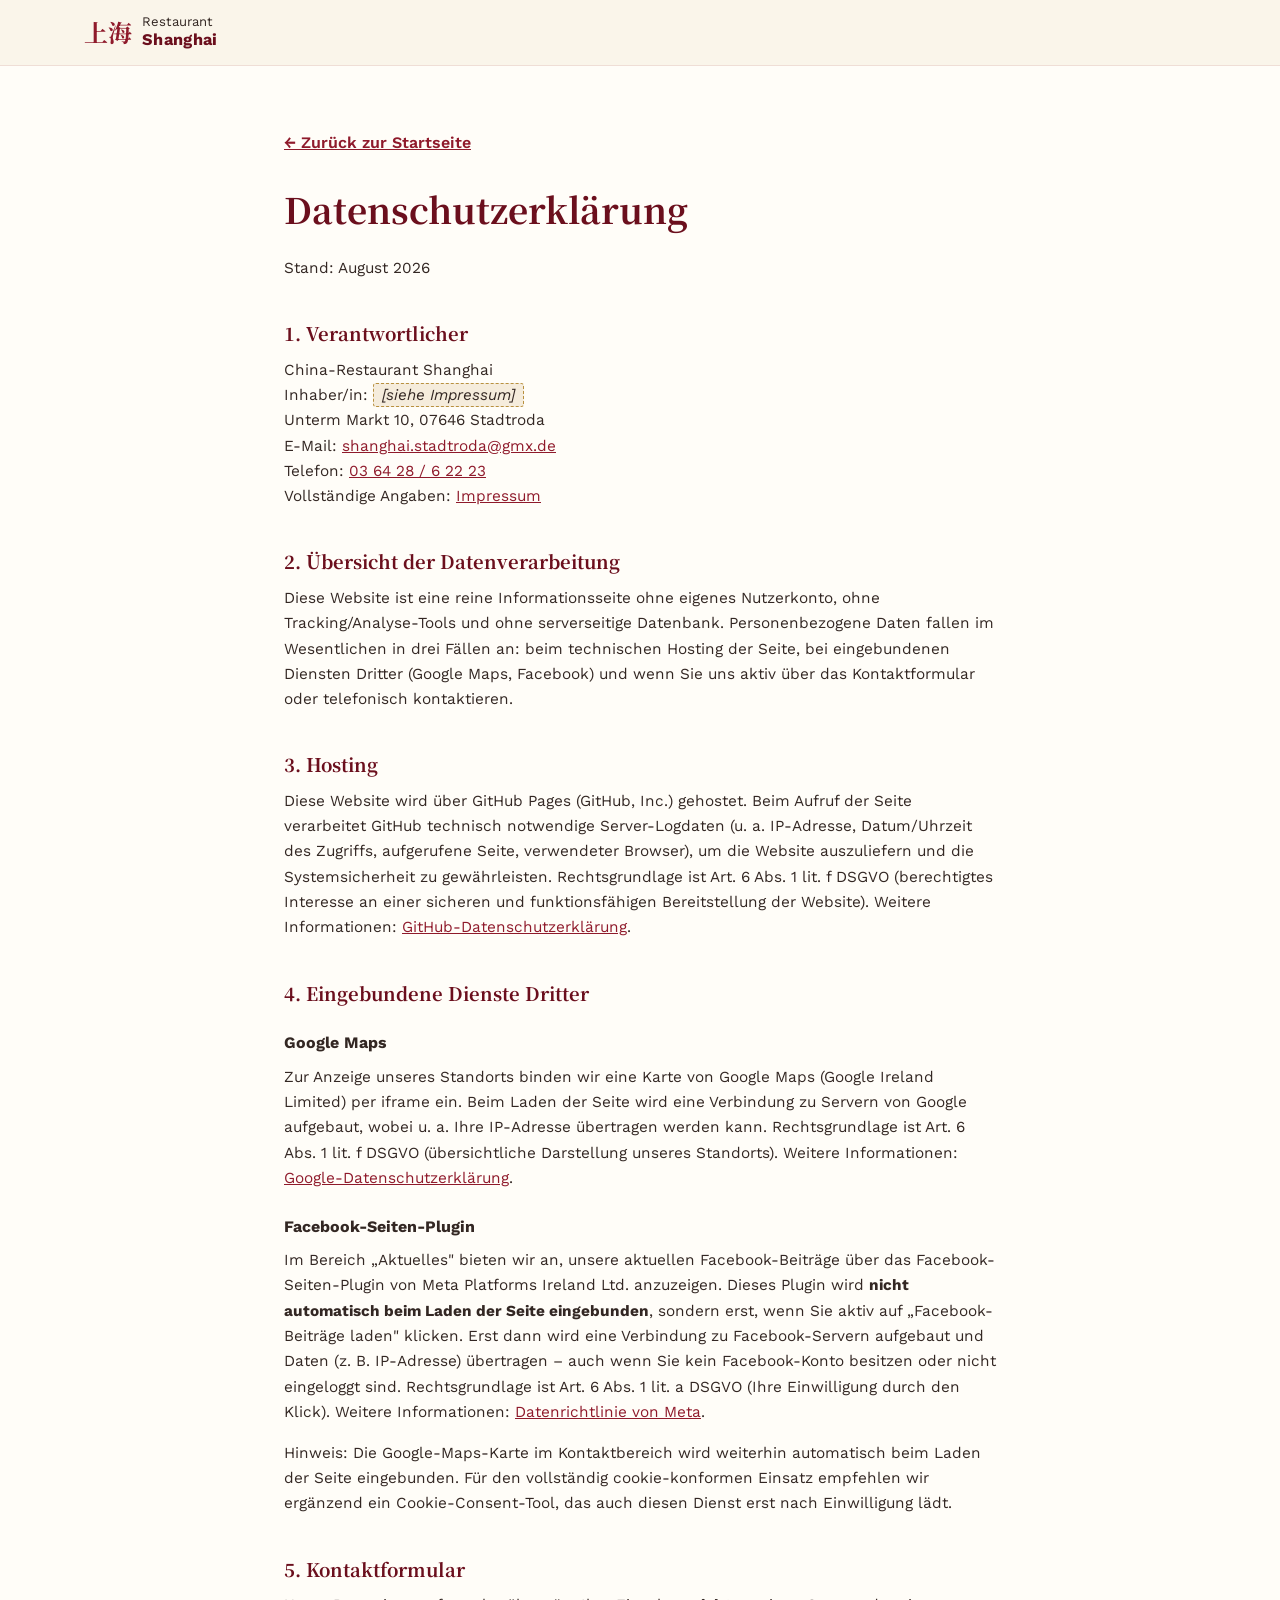
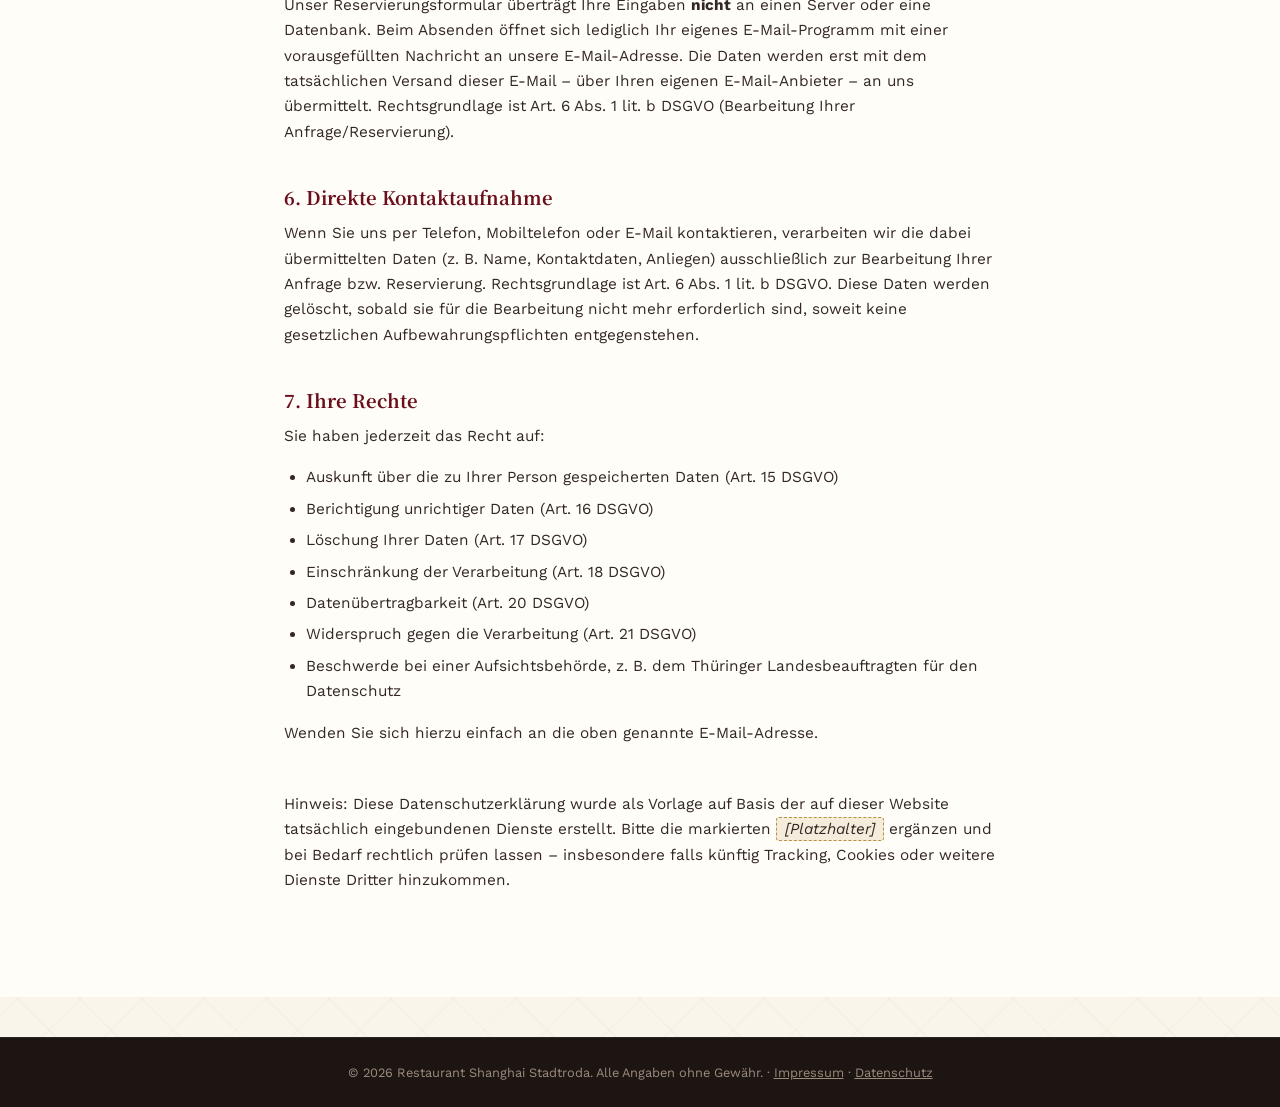
<file: datenschutz.html>
<!DOCTYPE html>
<html lang="de">
<head>
<meta charset="UTF-8">
<meta name="viewport" content="width=device-width, initial-scale=1.0">
<title>Datenschutzerklärung | Restaurant Shanghai Stadtroda</title>
<meta name="robots" content="noindex">
<link rel="icon" href="assets/favicon.svg" type="image/svg+xml">
<link rel="preconnect" href="https://fonts.googleapis.com">
<link rel="preconnect" href="https://fonts.gstatic.com" crossorigin>
<link href="https://fonts.googleapis.com/css2?family=Noto+Serif+SC:wght@600;700&family=Work+Sans:wght@300;400;500;600;700&display=swap" rel="stylesheet">
<link rel="stylesheet" href="style.css">
<style>
  .legal{background:var(--paper);}
  .legal .section-inner{max-width:760px;padding-top:64px;}
  .legal h1{font-size:2.2rem;}
  .legal h2{font-size:1.15rem;margin-top:2em;}
  .legal h3{font-size:1rem;margin-top:1.4em;color:var(--text);font-family:var(--font-body);font-weight:700;}
  .legal p, .legal li{color:var(--text);font-size:.96rem;}
  .legal ul{list-style:disc;padding-left:1.4em;margin-bottom:1em;}
  .legal li{margin-bottom:.4em;}
  .legal a{color:var(--red);text-decoration:underline;}
  .legal .placeholder{background:rgba(184,144,63,.15);border:1px dashed var(--gold);padding:2px 8px;border-radius:3px;font-style:italic;}
  .back-link{display:inline-flex;align-items:center;gap:8px;margin-bottom:24px;font-weight:600;color:var(--red);}
</style>
</head>
<body>

<header class="site-header">
  <div class="nav-wrap">
    <a href="index.html" class="logo">
      <span class="logo-cn">上海</span>
      <span class="logo-text">Restaurant<br><strong>Shanghai</strong></span>
    </a>
  </div>
</header>

<main>
  <section class="legal">
    <div class="section-inner">
      <a href="index.html" class="back-link">← Zurück zur Startseite</a>
      <h1>Datenschutzerklärung</h1>
      <p class="muted small">Stand: August 2026</p>

      <h2>1. Verantwortlicher</h2>
      <p>
        China-Restaurant Shanghai<br>
        Inhaber/in: <span class="placeholder">[siehe Impressum]</span><br>
        Unterm Markt 10, 07646 Stadtroda<br>
        E-Mail: <a href="mailto:shanghai.stadtroda@gmx.de">shanghai.stadtroda@gmx.de</a><br>
        Telefon: <a href="tel:+493642862223">03 64 28 / 6 22 23</a><br>
        Vollständige Angaben: <a href="impressum.html">Impressum</a>
      </p>

      <h2>2. Übersicht der Datenverarbeitung</h2>
      <p>
        Diese Website ist eine reine Informationsseite ohne eigenes Nutzerkonto, ohne Tracking/Analyse-Tools und
        ohne serverseitige Datenbank. Personenbezogene Daten fallen im Wesentlichen in drei Fällen an:
        beim technischen Hosting der Seite, bei eingebundenen Diensten Dritter (Google Maps, Facebook) und wenn
        Sie uns aktiv über das Kontaktformular oder telefonisch kontaktieren.
      </p>

      <h2>3. Hosting</h2>
      <p>
        Diese Website wird über GitHub Pages (GitHub, Inc.) gehostet. Beim Aufruf der Seite verarbeitet GitHub
        technisch notwendige Server-Logdaten (u. a. IP-Adresse, Datum/Uhrzeit des Zugriffs, aufgerufene Seite,
        verwendeter Browser), um die Website auszuliefern und die Systemsicherheit zu gewährleisten. Rechtsgrundlage
        ist Art. 6 Abs. 1 lit. f DSGVO (berechtigtes Interesse an einer sicheren und funktionsfähigen
        Bereitstellung der Website). Weitere Informationen:
        <a href="https://docs.github.com/site-policy/privacy-policies/github-privacy-statement" target="_blank" rel="noopener">GitHub-Datenschutzerklärung</a>.
      </p>

      <h2>4. Eingebundene Dienste Dritter</h2>

      <h3>Google Maps</h3>
      <p>
        Zur Anzeige unseres Standorts binden wir eine Karte von Google Maps (Google Ireland Limited) per iframe
        ein. Beim Laden der Seite wird eine Verbindung zu Servern von Google aufgebaut, wobei u. a. Ihre
        IP-Adresse übertragen werden kann. Rechtsgrundlage ist Art. 6 Abs. 1 lit. f DSGVO (übersichtliche
        Darstellung unseres Standorts). Weitere Informationen:
        <a href="https://policies.google.com/privacy" target="_blank" rel="noopener">Google-Datenschutzerklärung</a>.
      </p>

      <h3>Facebook-Seiten-Plugin</h3>
      <p>
        Im Bereich „Aktuelles" bieten wir an, unsere aktuellen Facebook-Beiträge über das Facebook-Seiten-Plugin
        von Meta Platforms Ireland Ltd. anzuzeigen. Dieses Plugin wird <strong>nicht automatisch beim Laden der
        Seite eingebunden</strong>, sondern erst, wenn Sie aktiv auf „Facebook-Beiträge laden" klicken. Erst dann
        wird eine Verbindung zu Facebook-Servern aufgebaut und Daten (z. B. IP-Adresse) übertragen – auch wenn Sie
        kein Facebook-Konto besitzen oder nicht eingeloggt sind. Rechtsgrundlage ist Art. 6 Abs. 1 lit. a DSGVO
        (Ihre Einwilligung durch den Klick). Weitere Informationen:
        <a href="https://www.facebook.com/privacy/policy/" target="_blank" rel="noopener">Datenrichtlinie von Meta</a>.
      </p>
      <p class="muted small">
        Hinweis: Die Google-Maps-Karte im Kontaktbereich wird weiterhin automatisch beim Laden der Seite
        eingebunden. Für den vollständig cookie-konformen Einsatz empfehlen wir ergänzend ein
        Cookie-Consent-Tool, das auch diesen Dienst erst nach Einwilligung lädt.
      </p>

      <h2>5. Kontaktformular</h2>
      <p>
        Unser Reservierungsformular überträgt Ihre Eingaben <strong>nicht</strong> an einen Server oder eine
        Datenbank. Beim Absenden öffnet sich lediglich Ihr eigenes E-Mail-Programm mit einer vorausgefüllten
        Nachricht an unsere E-Mail-Adresse. Die Daten werden erst mit dem tatsächlichen Versand dieser E-Mail –
        über Ihren eigenen E-Mail-Anbieter – an uns übermittelt. Rechtsgrundlage ist Art. 6 Abs. 1 lit. b DSGVO
        (Bearbeitung Ihrer Anfrage/Reservierung).
      </p>

      <h2>6. Direkte Kontaktaufnahme</h2>
      <p>
        Wenn Sie uns per Telefon, Mobiltelefon oder E-Mail kontaktieren, verarbeiten wir die dabei übermittelten
        Daten (z. B. Name, Kontaktdaten, Anliegen) ausschließlich zur Bearbeitung Ihrer Anfrage bzw. Reservierung.
        Rechtsgrundlage ist Art. 6 Abs. 1 lit. b DSGVO. Diese Daten werden gelöscht, sobald sie für die
        Bearbeitung nicht mehr erforderlich sind, soweit keine gesetzlichen Aufbewahrungspflichten entgegenstehen.
      </p>

      <h2>7. Ihre Rechte</h2>
      <p>Sie haben jederzeit das Recht auf:</p>
      <ul>
        <li>Auskunft über die zu Ihrer Person gespeicherten Daten (Art. 15 DSGVO)</li>
        <li>Berichtigung unrichtiger Daten (Art. 16 DSGVO)</li>
        <li>Löschung Ihrer Daten (Art. 17 DSGVO)</li>
        <li>Einschränkung der Verarbeitung (Art. 18 DSGVO)</li>
        <li>Datenübertragbarkeit (Art. 20 DSGVO)</li>
        <li>Widerspruch gegen die Verarbeitung (Art. 21 DSGVO)</li>
        <li>Beschwerde bei einer Aufsichtsbehörde, z. B. dem Thüringer Landesbeauftragten für den Datenschutz</li>
      </ul>
      <p>Wenden Sie sich hierzu einfach an die oben genannte E-Mail-Adresse.</p>

      <p class="muted small" style="margin-top:3em;">
        Hinweis: Diese Datenschutzerklärung wurde als Vorlage auf Basis der auf dieser Website tatsächlich
        eingebundenen Dienste erstellt. Bitte die markierten
        <span class="placeholder">[Platzhalter]</span> ergänzen und bei Bedarf rechtlich prüfen lassen –
        insbesondere falls künftig Tracking, Cookies oder weitere Dienste Dritter hinzukommen.
      </p>
    </div>
  </section>
</main>

<footer class="site-footer">
  <div class="footer-bottom">
    &copy; <span id="year"></span> Restaurant Shanghai Stadtroda. Alle Angaben ohne Gewähr.
    · <a href="impressum.html" style="color:inherit;text-decoration:underline;">Impressum</a>
    · <a href="datenschutz.html" style="color:inherit;text-decoration:underline;">Datenschutz</a>
  </div>
</footer>

<script>document.getElementById('year').textContent = new Date().getFullYear();</script>
</body>
</html>
</file>
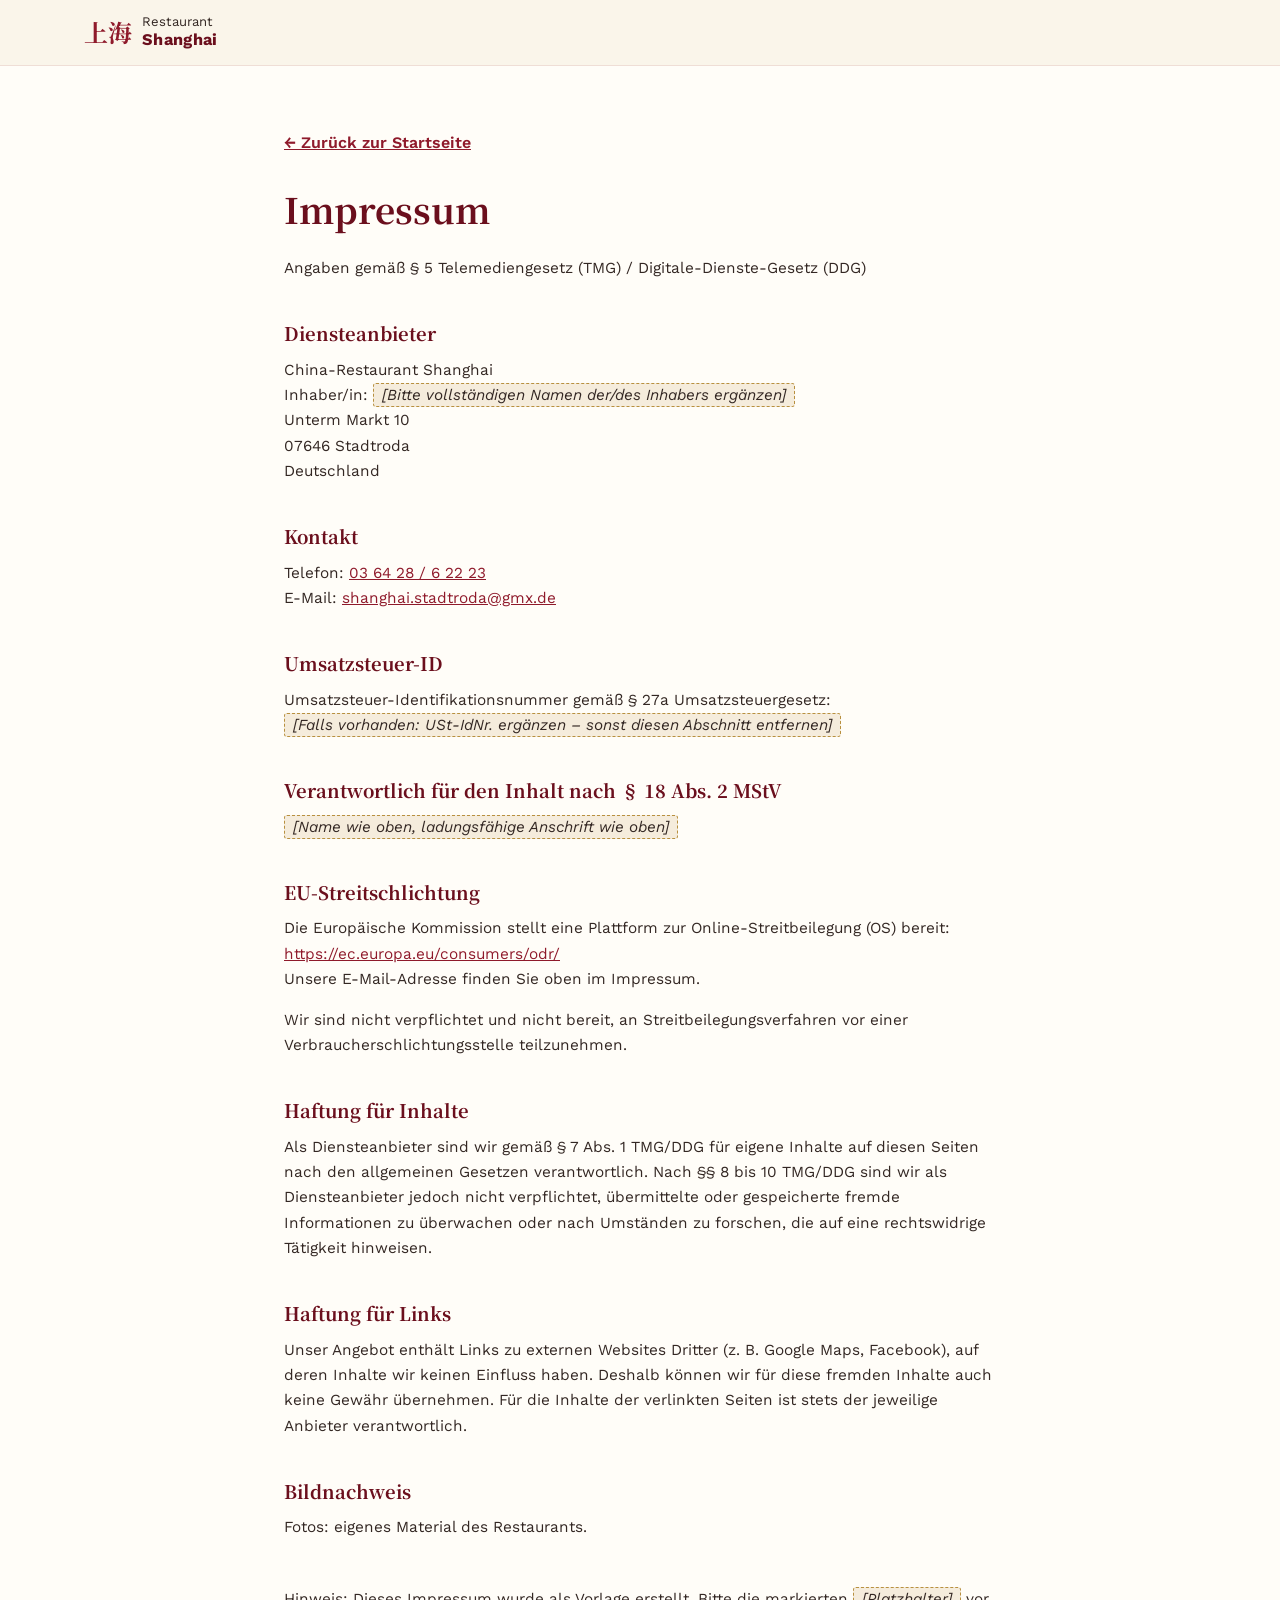
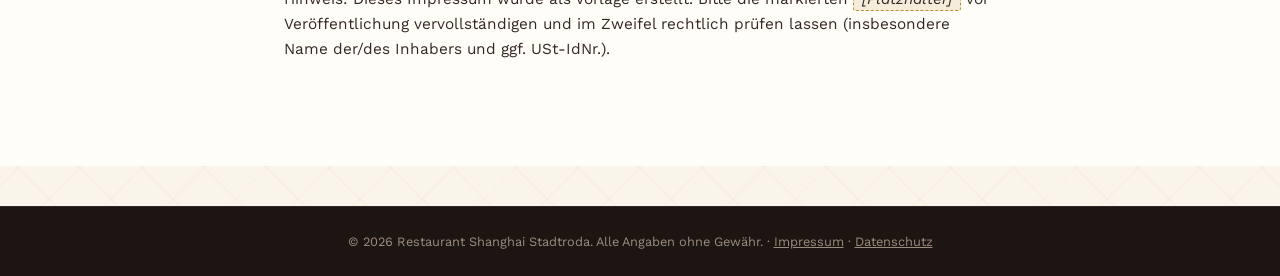
<file: impressum.html>
<!DOCTYPE html>
<html lang="de">
<head>
<meta charset="UTF-8">
<meta name="viewport" content="width=device-width, initial-scale=1.0">
<title>Impressum | Restaurant Shanghai Stadtroda</title>
<meta name="robots" content="noindex">
<link rel="icon" href="assets/favicon.svg" type="image/svg+xml">
<link rel="preconnect" href="https://fonts.googleapis.com">
<link rel="preconnect" href="https://fonts.gstatic.com" crossorigin>
<link href="https://fonts.googleapis.com/css2?family=Noto+Serif+SC:wght@600;700&family=Work+Sans:wght@300;400;500;600;700&display=swap" rel="stylesheet">
<link rel="stylesheet" href="style.css">
<style>
  .legal{background:var(--paper);}
  .legal .section-inner{max-width:760px;padding-top:64px;}
  .legal h1{font-size:2.2rem;}
  .legal h2{font-size:1.15rem;margin-top:2em;}
  .legal p, .legal li{color:var(--text);font-size:.96rem;}
  .legal ul{list-style:disc;padding-left:1.4em;margin-bottom:1em;}
  .legal li{margin-bottom:.4em;}
  .legal a{color:var(--red);text-decoration:underline;}
  .legal .placeholder{background:rgba(184,144,63,.15);border:1px dashed var(--gold);padding:2px 8px;border-radius:3px;font-style:italic;}
  .back-link{display:inline-flex;align-items:center;gap:8px;margin-bottom:24px;font-weight:600;color:var(--red);}
</style>
</head>
<body>

<header class="site-header">
  <div class="nav-wrap">
    <a href="index.html" class="logo">
      <span class="logo-cn">上海</span>
      <span class="logo-text">Restaurant<br><strong>Shanghai</strong></span>
    </a>
  </div>
</header>

<main>
  <section class="legal">
    <div class="section-inner">
      <a href="index.html" class="back-link">← Zurück zur Startseite</a>
      <h1>Impressum</h1>
      <p class="muted small">Angaben gemäß § 5 Telemediengesetz (TMG) / Digitale-Dienste-Gesetz (DDG)</p>

      <h2>Diensteanbieter</h2>
      <p>
        China-Restaurant Shanghai<br>
        Inhaber/in: <span class="placeholder">[Bitte vollständigen Namen der/des Inhabers ergänzen]</span><br>
        Unterm Markt 10<br>
        07646 Stadtroda<br>
        Deutschland
      </p>

      <h2>Kontakt</h2>
      <p>
        Telefon: <a href="tel:+493642862223">03 64 28 / 6 22 23</a><br>
        E-Mail: <a href="mailto:shanghai.stadtroda@gmx.de">shanghai.stadtroda@gmx.de</a>
      </p>

      <h2>Umsatzsteuer-ID</h2>
      <p>
        Umsatzsteuer-Identifikationsnummer gemäß § 27a Umsatzsteuergesetz:<br>
        <span class="placeholder">[Falls vorhanden: USt-IdNr. ergänzen – sonst diesen Abschnitt entfernen]</span>
      </p>

      <h2>Verantwortlich für den Inhalt nach § 18 Abs. 2 MStV</h2>
      <p><span class="placeholder">[Name wie oben, ladungsfähige Anschrift wie oben]</span></p>

      <h2>EU-Streitschlichtung</h2>
      <p>
        Die Europäische Kommission stellt eine Plattform zur Online-Streitbeilegung (OS) bereit:
        <a href="https://ec.europa.eu/consumers/odr/" target="_blank" rel="noopener">https://ec.europa.eu/consumers/odr/</a><br>
        Unsere E-Mail-Adresse finden Sie oben im Impressum.
      </p>
      <p>
        Wir sind nicht verpflichtet und nicht bereit, an Streitbeilegungsverfahren vor einer
        Verbraucherschlichtungsstelle teilzunehmen.
      </p>

      <h2>Haftung für Inhalte</h2>
      <p>
        Als Diensteanbieter sind wir gemäß § 7 Abs. 1 TMG/DDG für eigene Inhalte auf diesen Seiten nach den
        allgemeinen Gesetzen verantwortlich. Nach §§ 8 bis 10 TMG/DDG sind wir als Diensteanbieter jedoch nicht
        verpflichtet, übermittelte oder gespeicherte fremde Informationen zu überwachen oder nach Umständen zu
        forschen, die auf eine rechtswidrige Tätigkeit hinweisen.
      </p>

      <h2>Haftung für Links</h2>
      <p>
        Unser Angebot enthält Links zu externen Websites Dritter (z. B. Google Maps, Facebook), auf deren Inhalte
        wir keinen Einfluss haben. Deshalb können wir für diese fremden Inhalte auch keine Gewähr übernehmen. Für
        die Inhalte der verlinkten Seiten ist stets der jeweilige Anbieter verantwortlich.
      </p>

      <h2>Bildnachweis</h2>
      <p>Fotos: eigenes Material des Restaurants.</p>

      <p class="muted small" style="margin-top:3em;">
        Hinweis: Dieses Impressum wurde als Vorlage erstellt. Bitte die markierten
        <span class="placeholder">[Platzhalter]</span> vor Veröffentlichung vervollständigen und im Zweifel
        rechtlich prüfen lassen (insbesondere Name der/des Inhabers und ggf. USt-IdNr.).
      </p>
    </div>
  </section>
</main>

<footer class="site-footer">
  <div class="footer-bottom">
    &copy; <span id="year"></span> Restaurant Shanghai Stadtroda. Alle Angaben ohne Gewähr.
    · <a href="impressum.html" style="color:inherit;text-decoration:underline;">Impressum</a>
    · <a href="datenschutz.html" style="color:inherit;text-decoration:underline;">Datenschutz</a>
  </div>
</footer>

<script>document.getElementById('year').textContent = new Date().getFullYear();</script>
</body>
</html>
</file>
<file: style.css>
:root{
  --red:#8f1a2b;
  --red-dark:#6b0f1d;
  --red-bright:#a3182b;
  --ink:#1c1512;
  --gold:#b8903f;
  --gold-light:#e3c179;
  --cream:#faf5ea;
  --paper:#fffdf8;
  --charcoal:#211a17;
  --text:#332723;
  --muted:#7d6f66;
  --radius:4px;
  --radius-lg:2px;
  --shadow:0 18px 40px -12px rgba(28,16,12,.28);
  --shadow-sm:0 6px 18px -6px rgba(28,16,12,.2);
  --font-head:'Noto Serif SC', serif;
  --font-body:'Work Sans', sans-serif;
}

*,*::before,*::after{box-sizing:border-box;}
html{scroll-behavior:smooth;}
body{
  margin:0;
  font-family:var(--font-body);
  color:var(--text);
  background-color:var(--cream);
  background-image:
    repeating-linear-gradient(45deg, rgba(143,26,43,.025) 0 2px, transparent 2px 44px),
    repeating-linear-gradient(-45deg, rgba(143,26,43,.02) 0 2px, transparent 2px 44px);
  line-height:1.65;
  overflow-x:hidden;
}
img{max-width:100%;display:block;}
a{color:inherit;text-decoration:none;}
h1,h2,h3,h4{font-family:var(--font-head);margin:0 0 .5em;color:var(--red-dark);font-weight:700;}
p{margin:0 0 1em;}
ul{list-style:none;margin:0;padding:0;}
.section-inner{max-width:1160px;margin:0 auto;padding:88px 24px;}
.center{text-align:center;margin-left:auto;margin-right:auto;}
.muted{color:var(--muted);}
.small{font-size:.85rem;}
svg.i{width:1em;height:1em;fill:currentColor;flex:none;}

.eyebrow{
  display:inline-flex;align-items:center;gap:10px;
  font-size:.76rem;
  letter-spacing:.22em;
  text-transform:uppercase;
  color:var(--gold);
  font-weight:600;
  margin-bottom:14px;
}
.eyebrow::before{content:"";width:22px;height:1px;background:var(--gold);}
.eyebrow.center{display:flex;justify-content:center;width:100%;}

/* Buttons */
.btn{
  display:inline-flex;align-items:center;gap:9px;justify-content:center;
  padding:14px 26px;
  border-radius:var(--radius);
  font-weight:600;
  font-size:.92rem;
  letter-spacing:.01em;
  border:1.5px solid transparent;
  transition:transform .2s ease, box-shadow .2s ease, background .2s ease, color .2s ease, border-color .2s ease;
  cursor:pointer;
}
.btn .i{font-size:1.05em;}
.btn-primary{background:var(--red);color:#fff;box-shadow:0 1px 0 rgba(255,255,255,.15) inset;}
.btn-primary:hover{background:var(--red-dark);transform:translateY(-2px);box-shadow:var(--shadow-sm);}
.btn-outline{border-color:var(--red);color:var(--red);background:transparent;}
.btn-outline:hover{background:var(--red);color:#fff;}
.btn-ghost{border-color:rgba(255,255,255,.55);color:#fff;background:rgba(255,255,255,.06);}
.btn-ghost:hover{background:#fff;color:var(--red-dark);border-color:#fff;}
.btn.full{display:flex;width:100%;margin-top:10px;}

/* Top bar */
.top-bar{background:var(--ink);color:#e7d9c8;font-size:.8rem;border-bottom:1px solid rgba(227,193,121,.15);}
.top-bar-inner{
  max-width:1160px;margin:0 auto;padding:9px 24px;
  display:flex;gap:26px;flex-wrap:wrap;align-items:center;justify-content:space-between;
}
.top-bar-item{display:inline-flex;align-items:center;gap:7px;opacity:.9;transition:opacity .2s;}
a.top-bar-item:hover{opacity:1;color:var(--gold-light);}
.status-item{font-weight:600;}
.status-item.open{color:#8fd39f;}
.status-item.closed{color:#e79797;}

/* Header */
.site-header{
  position:sticky;top:0;z-index:100;
  background:rgba(250,245,234,.94);
  backdrop-filter:blur(8px);
  border-bottom:1px solid rgba(143,26,43,.1);
  transition:box-shadow .3s ease, padding .3s ease;
}
.site-header.scrolled{box-shadow:0 4px 24px rgba(28,16,12,.12);}
.nav-wrap{
  max-width:1160px;margin:0 auto;padding:14px 24px;
  display:flex;align-items:center;gap:20px;
}
.logo{display:flex;align-items:center;gap:10px;margin-right:auto;}
.logo-cn{
  font-family:var(--font-head);font-weight:700;font-size:1.5rem;color:var(--red);
  line-height:1;
}
.logo-text{font-size:.82rem;line-height:1.25;color:var(--text);}
.logo-text strong{color:var(--red-dark);font-size:1.02rem;letter-spacing:.02em;}

.main-nav{display:flex;gap:20px;}
.nav-link{
  font-weight:500;font-size:.86rem;color:var(--text);position:relative;padding:6px 0;
  white-space:nowrap;
}
.nav-link::after{
  content:"";position:absolute;left:0;bottom:0;height:2px;width:0;background:var(--gold);
  transition:width .25s ease;
}
.nav-link:hover::after,.nav-link.active::after{width:100%;}
.nav-link.active{color:var(--red-dark);}
.nav-cta{white-space:nowrap;padding:10px 20px;font-size:.86rem;}

.hamburger{
  display:none;flex-direction:column;justify-content:center;gap:5px;
  width:36px;height:36px;background:none;border:none;cursor:pointer;padding:0;
}
.hamburger span{display:block;height:2px;background:var(--red-dark);border-radius:2px;transition:.3s;}
.hamburger.open span:nth-child(1){transform:translateY(7px) rotate(45deg);}
.hamburger.open span:nth-child(2){opacity:0;}
.hamburger.open span:nth-child(3){transform:translateY(-7px) rotate(-45deg);}

/* Hero */
.hero{
  position:relative;min-height:92vh;display:flex;align-items:center;
  background:var(--ink);
  color:#fff;overflow:hidden;
}
.hero-photo{
  position:absolute;inset:0;
  background-size:cover;background-position:center;background-repeat:no-repeat;
  background-color:var(--red-dark);
  animation:heroZoom 24s ease-in-out infinite alternate;
}
@keyframes heroZoom{from{transform:scale(1);}to{transform:scale(1.08);}}
@media(prefers-reduced-motion:reduce){.hero-photo{animation:none;}}
.hero-photo::after{
  content:"";position:absolute;inset:0;
  background:linear-gradient(180deg, rgba(28,16,12,.25) 0%, rgba(28,16,12,.55) 65%, var(--ink) 100%);
}
.hero-content{position:relative;max-width:760px;margin:0 auto;padding:0 24px;text-align:center;}
.hero-content .eyebrow{color:var(--gold-light);justify-content:center;}
.hero h1{font-size:clamp(2.6rem,6vw,4.4rem);color:#fff;margin-bottom:.3em;letter-spacing:.01em;}
.hero h1 span{color:var(--gold-light);}
.hero-content p{font-size:1.12rem;color:#eaded0;max-width:560px;margin:0 auto 2.2em;}
.hero-actions{display:flex;gap:16px;justify-content:center;flex-wrap:wrap;margin-bottom:32px;}
.hero-rating{font-size:.9rem;color:var(--gold-light);letter-spacing:.02em;}
.stars{letter-spacing:2px;margin-right:4px;}

/* About */
.about-grid{display:grid;grid-template-columns:.85fr 1.15fr;gap:70px;align-items:center;}
.about-graphic{
  position:relative;height:400px;border-radius:var(--radius-lg);
  background-size:cover;background-position:center;
  box-shadow:var(--shadow);overflow:hidden;
}
.about-graphic img{width:100%;height:100%;object-fit:cover;display:block;}
.about-graphic::before{
  content:"";position:absolute;inset:14px;border:1px solid rgba(227,193,121,.55);pointer-events:none;z-index:1;
}
.about-facts{margin-top:22px;display:grid;gap:12px;}
.about-facts li{font-size:.95rem;padding-left:26px;position:relative;}
.about-facts li::before{
  content:"";position:absolute;left:0;top:.55em;width:14px;height:1px;background:var(--gold);
}

.why-inline{padding-top:0;}
.why-inline h3{font-size:1.5rem;margin-bottom:0;}
.why-grid{display:grid;grid-template-columns:repeat(3,1fr);gap:2px;margin-top:44px;background:rgba(143,26,43,.12);}
.why-card{
  background:var(--paper);padding:32px 26px;text-align:left;
  transition:background .2s ease;
}
.why-card:hover{background:#fff;}
.why-icon{
  width:44px;height:44px;margin-bottom:16px;color:var(--red);
}
.why-icon svg{width:100%;height:100%;fill:none;stroke:currentColor;stroke-width:1.3;stroke-linecap:round;stroke-linejoin:round;}
.why-card h3{font-size:1.02rem;margin-bottom:.4em;}
.why-card p{font-size:.87rem;color:var(--muted);margin:0;}

/* Menu */
.menu{background:var(--paper);}

.menu-search{
  position:relative;max-width:480px;margin:36px auto 0;
}
.menu-search-icon{
  position:absolute;left:16px;top:50%;transform:translateY(-50%);
  width:18px;height:18px;fill:none;stroke:var(--muted);stroke-width:2;stroke-linecap:round;pointer-events:none;
}
.menu-search input{
  width:100%;padding:13px 44px;border-radius:999px;border:1.5px solid rgba(143,26,43,.22);
  font-family:var(--font-body);font-size:.92rem;background:var(--cream);color:var(--text);
}
.menu-search input:focus{outline:none;border-color:var(--gold);box-shadow:0 0 0 3px rgba(184,144,63,.15);}
.menu-search-clear{
  position:absolute;right:10px;top:50%;transform:translateY(-50%);
  width:26px;height:26px;border-radius:50%;border:none;background:rgba(143,26,43,.1);color:var(--red);
  cursor:pointer;font-size:.8rem;line-height:1;
}
.menu-search-empty{text-align:center;color:var(--muted);font-size:.9rem;margin-top:20px;font-style:italic;}

.menu-jump{
  display:flex;flex-wrap:wrap;gap:8px;justify-content:center;margin:22px auto 0;max-width:820px;
}
.menu-jump button{
  padding:7px 15px;border-radius:999px;border:1.5px solid rgba(143,26,43,.18);
  background:transparent;color:var(--muted);font-family:var(--font-body);font-weight:500;font-size:.8rem;
  cursor:pointer;transition:.2s;
}
.menu-jump button:hover{border-color:var(--red);color:var(--red);}

.spice-badge{display:inline-flex;gap:2px;margin-left:6px;vertical-align:middle;}
.spice-badge .chili{width:.8em;height:.8em;fill:none;stroke:var(--red);stroke-width:1.6;stroke-linecap:round;stroke-linejoin:round;}

.menu-accordion{margin-top:32px;border-top:1px solid rgba(143,26,43,.15);}
.menu-cat{border-bottom:1px solid rgba(143,26,43,.15);scroll-margin-top:120px;}
.menu-cat-toggle{
  width:100%;display:flex;align-items:baseline;gap:14px;
  padding:20px 4px;background:none;border:none;cursor:pointer;text-align:left;
  font-family:var(--font-body);color:var(--text);
}
.menu-cat-title{font-family:var(--font-head);font-weight:700;font-size:1.1rem;color:var(--red-dark);}
.menu-cat-sub{font-size:.82rem;color:var(--muted);flex:1;}
.menu-cat-chevron{
  width:18px;height:18px;flex:none;margin-left:auto;color:var(--red);
  fill:none;stroke:currentColor;stroke-width:2;stroke-linecap:round;stroke-linejoin:round;
  transition:transform .25s ease;
}
.menu-cat.open .menu-cat-chevron{transform:rotate(180deg);}
.menu-cat-body{display:none;padding:0 4px 28px;}
.menu-cat.open .menu-cat-body{display:block;}
.menu-subhead{
  font-family:var(--font-body);font-weight:700;font-size:.82rem;letter-spacing:.08em;text-transform:uppercase;
  color:var(--gold);margin:22px 0 10px;
}
.menu-subhead:first-child{margin-top:4px;}
.menu-subhead-note{font-weight:400;text-transform:none;letter-spacing:0;color:var(--muted);font-size:.85em;}
.menu-intro{font-size:.88rem;color:var(--muted);font-style:italic;margin:-4px 0 16px;max-width:70ch;}
.menu-row{
  display:flex;align-items:baseline;gap:12px;padding:9px 0;
  border-bottom:1px dashed rgba(143,26,43,.12);
}
.menu-row:last-child{border-bottom:none;}
.menu-num{font-family:var(--font-head);font-weight:700;color:var(--red);font-size:.85rem;min-width:2.6em;flex:none;}
.menu-name{flex:1;font-size:.92rem;}
.menu-row-wide .menu-name{font-size:.88rem;color:var(--text);line-height:1.55;}
.menu-price{color:var(--red);font-weight:700;white-space:nowrap;font-family:var(--font-head);font-size:.92rem;}
.menu-note{text-align:center;font-size:.8rem;color:var(--muted);margin-top:34px;font-style:italic;line-height:1.7;}

/* Aktuelles / Facebook */
.aktuelles{background:var(--cream);}
.aktuelles-grid{display:grid;grid-template-columns:.9fr 1.1fr;gap:64px;align-items:center;}
.aktuelles-text p{font-size:1rem;color:var(--text);}
.fb-embed-wrap{
  background:var(--paper);border-radius:var(--radius-lg);box-shadow:var(--shadow);
  padding:8px;overflow:hidden;
}
.fb-embed-wrap iframe{display:block;width:100%;border-radius:2px;}
.fb-embed-facade{
  width:100%;min-height:280px;display:flex;flex-direction:column;align-items:center;justify-content:center;gap:10px;
  background:linear-gradient(160deg,#eee6d8,var(--cream));border:1.5px dashed rgba(143,26,43,.25);border-radius:2px;
  padding:32px 24px;cursor:pointer;color:var(--red-dark);font-family:var(--font-body);font-weight:600;font-size:1rem;
  text-align:center;
}
.fb-embed-facade .i{width:34px;height:34px;color:var(--red);}
.fb-embed-facade:hover{border-color:var(--red);background:linear-gradient(160deg,#f2eadd,var(--cream));}
.fb-embed-hint{font-weight:400;font-size:.78rem;color:var(--muted);max-width:320px;}
.fb-embed-hint a{color:var(--red);text-decoration:underline;}

/* Hours */
.hours{background:var(--paper);}
.hours-grid{display:grid;grid-template-columns:1.3fr .9fr;gap:56px;align-items:start;}
.hours-table{width:100%;border-collapse:collapse;margin-top:16px;}
.hours-table td{padding:11px 12px;border-bottom:1px solid rgba(143,26,43,.1);font-size:.94rem;}
.hours-table td:first-child{font-weight:600;color:var(--red-dark);width:40%;}
.hours-table tr.today td{background:rgba(184,144,63,.1);}
.hours-card{
  background:var(--ink);color:#f3e7da;border-radius:var(--radius-lg);
  padding:34px;box-shadow:var(--shadow);border:1px solid rgba(227,193,121,.2);
}
.hours-card h3{color:#fff;}
.hours-card p{color:#d9c9b8;font-size:.9rem;}
.hours-badge{
  display:inline-flex;align-items:center;gap:9px;padding:8px 16px;border-radius:999px;
  background:rgba(255,255,255,.08);margin-bottom:22px;font-weight:600;font-size:.88rem;
}
.hours-badge .dot{width:9px;height:9px;border-radius:50%;background:#999;flex:none;}
.hours-badge.open .dot{background:#5fd679;box-shadow:0 0 8px #5fd679;}
.hours-badge.closed .dot{background:#e05c5c;box-shadow:0 0 8px #e05c5c;}

/* Reviews */
.bewertungen{background:var(--cream);}
.review-grid{display:grid;grid-template-columns:repeat(3,1fr);gap:24px;margin-top:44px;}
.review-card{
  background:var(--paper);padding:30px 26px;border-radius:var(--radius-lg);box-shadow:var(--shadow-sm);
  display:flex;flex-direction:column;gap:14px;border-top:2px solid var(--gold);
}
.review-stars{color:var(--gold);letter-spacing:2px;font-size:1rem;}
.review-card p{margin:0;font-size:.94rem;color:var(--text);flex:1;}
.review-author{font-weight:600;font-size:.88rem;color:var(--red-dark);}
.review-source{font-weight:400;color:var(--muted);}

/* Gallery */
.galerie{background:var(--paper);}
.gallery-grid{display:grid;grid-template-columns:repeat(4,1fr);gap:2px;margin-top:44px;background:rgba(143,26,43,.12);}
.gallery-item{
  aspect-ratio:1/1;background-size:cover;background-position:center;
  border:none;cursor:pointer;position:relative;padding:0;overflow:hidden;
  transition:transform .35s ease, filter .35s ease;
}
.gallery-item img{width:100%;height:100%;object-fit:cover;display:block;}
.gallery-item::after{
  content:"";position:absolute;inset:0;background:rgba(28,16,12,0);transition:background .25s ease;z-index:1;
}
.gallery-item:hover{transform:scale(1.02);z-index:2;}
.gallery-item:hover::after{background:rgba(28,16,12,.15);}

/* Lightbox */
.lightbox{
  position:fixed;inset:0;background:rgba(15,9,7,.92);display:none;
  align-items:center;justify-content:center;z-index:200;padding:40px 20px;
}
.lightbox.open{display:flex;}
.lightbox figure{margin:0;max-width:min(90vw,900px);}
.lightbox img{max-width:100%;max-height:78vh;border-radius:2px;margin:0 auto;box-shadow:0 20px 60px rgba(0,0,0,.5);}
.lightbox figcaption{color:#e7d9c8;text-align:center;margin-top:16px;font-size:.9rem;}
.lightbox-close{
  position:absolute;top:24px;right:28px;background:none;border:none;color:#fff;
  font-size:1.6rem;cursor:pointer;width:44px;height:44px;
}

/* Contact */
.contact{background:var(--cream);}
.contact-grid{display:grid;grid-template-columns:1fr 1fr;gap:56px;}
.contact-list{display:grid;gap:18px;margin:20px 0 26px;}
.contact-list li{font-size:.95rem;}
.contact-list a:hover{color:var(--red);}
.route-btn{margin-bottom:24px;}
.map-embed{border-radius:var(--radius-lg);overflow:hidden;box-shadow:var(--shadow);}

.contact-form{
  background:var(--paper);border-radius:var(--radius-lg);padding:34px;box-shadow:var(--shadow);
}
.contact-form h3{margin-bottom:20px;}
.form-row{display:grid;grid-template-columns:1fr 1fr;gap:16px;}
.contact-form label{display:block;font-size:.83rem;font-weight:600;color:var(--red-dark);margin-bottom:14px;}
.contact-form input,.contact-form textarea{
  width:100%;margin-top:6px;padding:11px 14px;border-radius:2px;border:1px solid rgba(143,26,43,.22);
  font-family:var(--font-body);font-size:.95rem;background:#fff;color:var(--text);
}
.contact-form input:focus,.contact-form textarea:focus{outline:2px solid var(--gold);border-color:var(--gold);}
.form-hint{font-size:.78rem;color:var(--muted);text-align:center;margin-top:10px;}

/* Footer */
.site-footer{background:var(--ink);color:#d9c9b8;}
.footer-grid{display:grid;grid-template-columns:1.4fr 1fr 1fr;gap:40px;padding-top:56px;}
.footer-logo{display:flex;align-items:center;gap:8px;font-size:1.1rem;color:#fff;margin-bottom:10px;}
.footer-grid h4{color:#fff;font-size:.92rem;margin-bottom:14px;letter-spacing:.04em;text-transform:uppercase;}
.footer-grid a{display:block;margin-bottom:9px;font-size:.9rem;color:#d9c9b8;}
.footer-grid a:hover{color:var(--gold-light);}
.footer-grid p{font-size:.9rem;color:#d9c9b8;}
.footer-social{display:inline-flex !important;align-items:center;gap:8px;margin-top:6px;}
.footer-bottom{
  text-align:center;font-size:.8rem;color:#9c8c7e;padding:24px;
  border-top:1px solid rgba(255,255,255,.08);margin-top:40px;
}

/* Back to top */
.back-to-top{
  position:fixed;bottom:24px;right:24px;width:46px;height:46px;border-radius:50%;
  background:var(--red);color:#fff;border:none;font-size:1.2rem;cursor:pointer;
  box-shadow:var(--shadow);opacity:0;pointer-events:none;transition:opacity .25s ease, transform .25s ease;
  z-index:90;
}
.back-to-top.visible{opacity:1;pointer-events:auto;}
.back-to-top:hover{transform:translateY(-3px);}

/* Reveal animation */
.reveal{opacity:0;transform:translateY(24px);transition:opacity .7s ease, transform .7s ease;}
.reveal.in-view{opacity:1;transform:translateY(0);}

/* Responsive */
@media(max-width:1080px){
  .main-nav{gap:14px;}
  .nav-link{font-size:.82rem;}
}
@media(max-width:980px){
  .about-grid,.hours-grid,.contact-grid,.aktuelles-grid{grid-template-columns:1fr;}
  .footer-grid{grid-template-columns:1fr;text-align:center;}
  .why-grid{grid-template-columns:repeat(2,1fr);}
  .review-grid{grid-template-columns:1fr;}
  .menu-cat-sub{flex-basis:100%;order:3;}
  .gallery-grid{grid-template-columns:repeat(2,1fr);}
  .footer-social{justify-content:center;}
}
@media(max-width:900px){
  .main-nav{
    position:fixed;top:0;right:0;height:100vh;width:min(80vw,340px);
    background:var(--cream);flex-direction:column;padding:100px 32px 32px;
    gap:20px;transform:translateX(100%);transition:transform .3s ease;
    box-shadow:-8px 0 24px rgba(0,0,0,.15);align-items:flex-start;
  }
  .main-nav.open{transform:translateX(0);}
  .main-nav .nav-link{font-size:1rem;}
  .nav-cta{display:none;}
  .hamburger{display:flex;}
  .top-bar-inner{justify-content:center;text-align:center;}
  .why-grid{grid-template-columns:1fr;}
  .form-row{grid-template-columns:1fr;}
  .menu-row{flex-wrap:wrap;}
  .menu-name{flex-basis:100%;}
}
</file>
